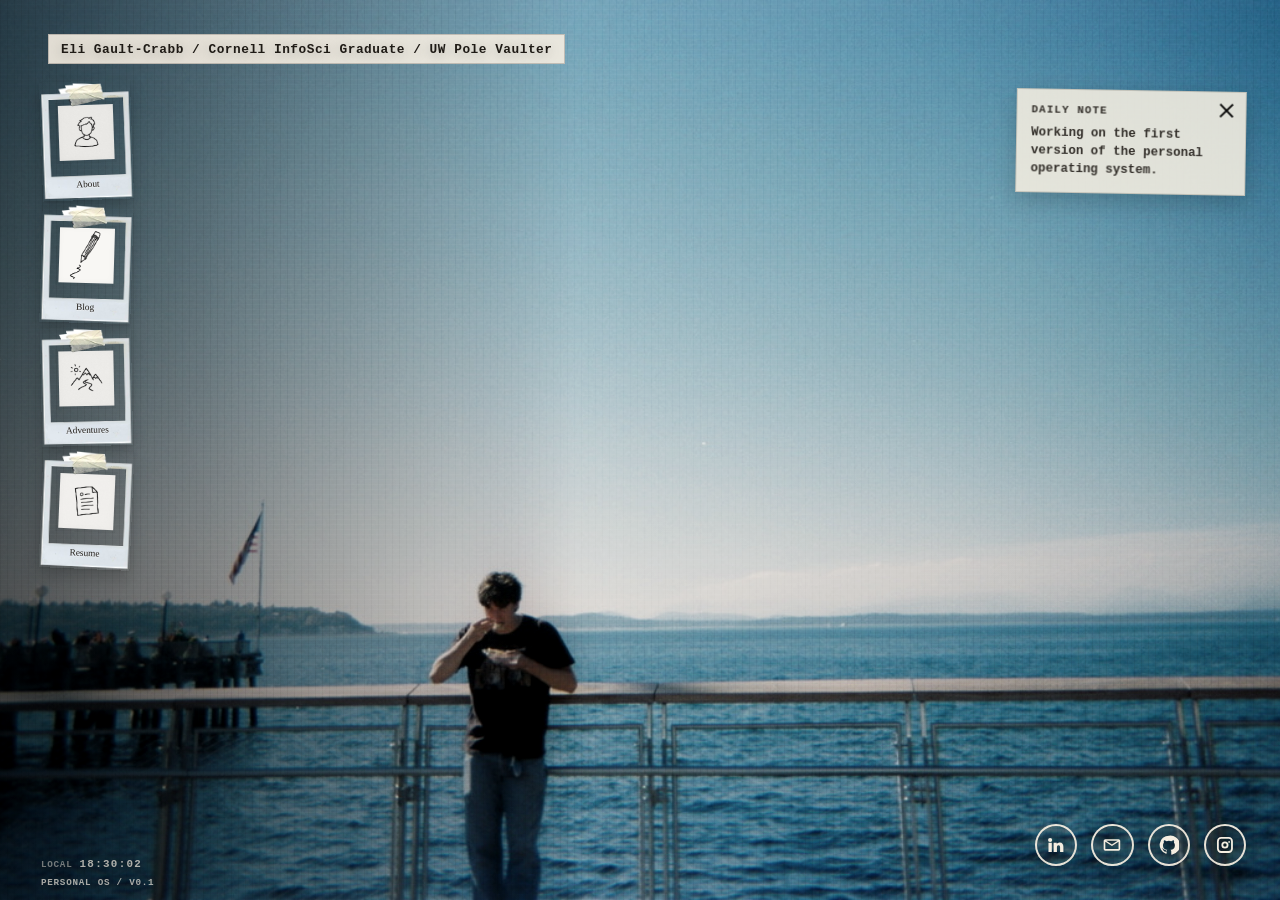
<file: index.html>
<!DOCTYPE html>
<html lang="en">
  <head>
    <meta charset="UTF-8" />
    <meta name="viewport" content="width=device-width, initial-scale=1.0" />
    <title>About Eli Gault Crabb</title>
    <link rel="stylesheet" href="styles.css" />
  </head>
  <body>
    <div id="app"></div>
    <script src="siteContent.js"></script>
    <script src="script.js"></script>
  </body>
</html>
</file>
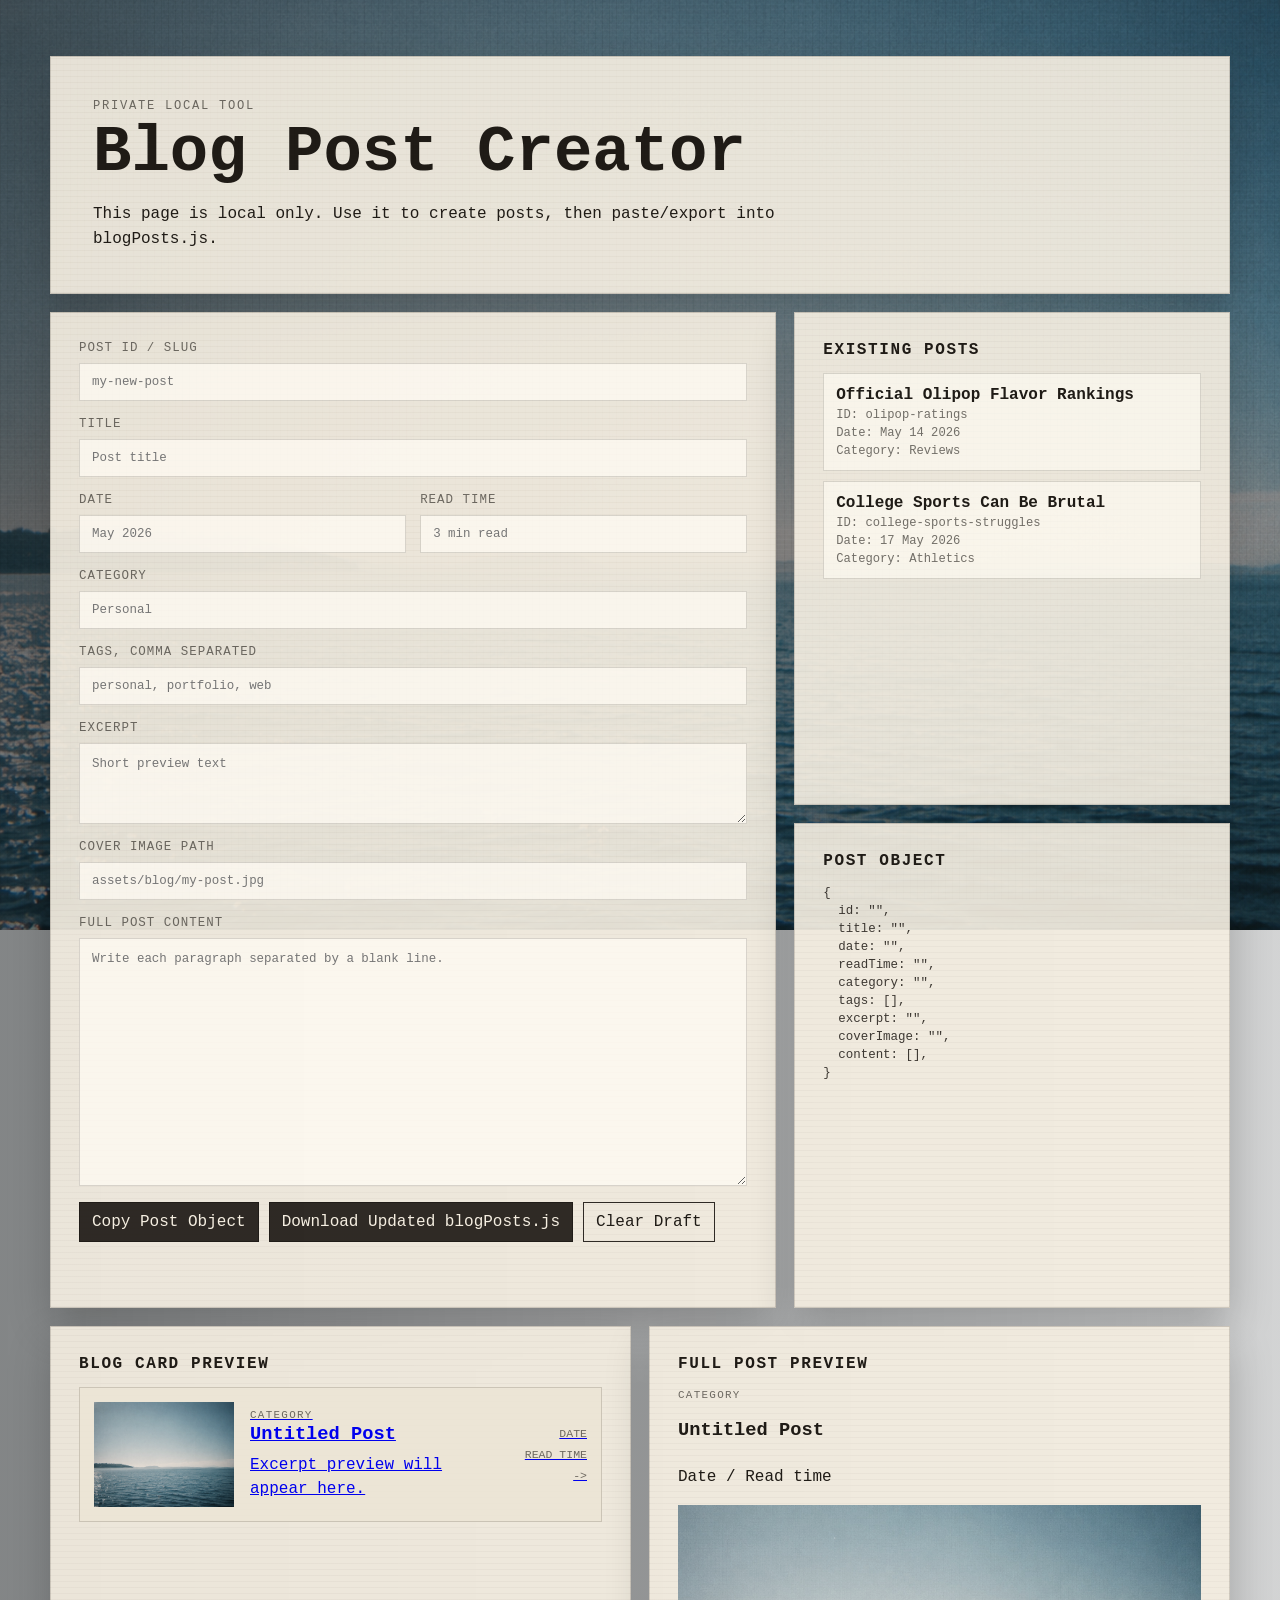
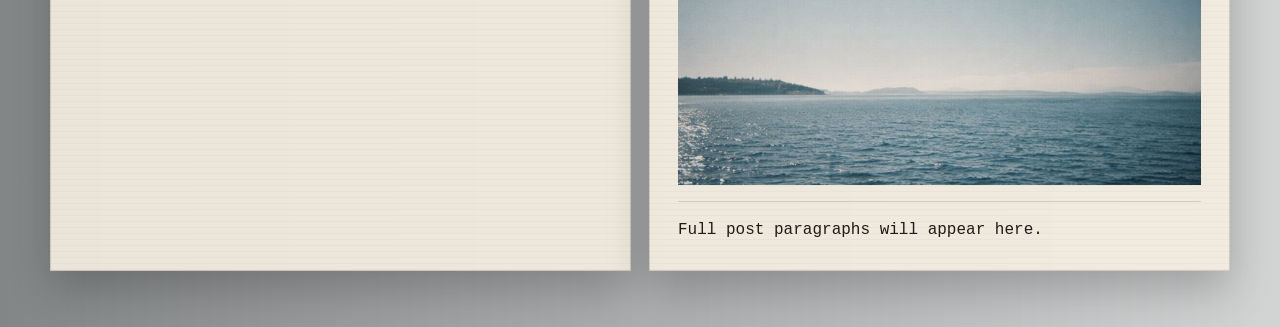
<file: admin.html>
<!DOCTYPE html>
<html lang="en">
  <head>
    <meta charset="UTF-8" />
    <meta name="viewport" content="width=device-width, initial-scale=1.0" />
    <title>Local Blog Post Creator</title>
    <link rel="stylesheet" href="admin.css" />
  </head>
  <body>
    <main class="admin-page">
      <header class="admin-header">
        <p class="admin-kicker">Private local tool</p>
        <h1>Blog Post Creator</h1>
        <p>
          This page is local only. Use it to create posts, then paste/export into
          blogPosts.js.
        </p>
      </header>

      <section class="admin-grid">
        <form class="admin-form" id="post-form">
          <label>
            Post ID / slug
            <input id="post-id" name="id" type="text" placeholder="my-new-post" />
          </label>

          <label>
            Title
            <input id="post-title" name="title" type="text" placeholder="Post title" />
          </label>

          <div class="admin-form-row">
            <label>
              Date
              <input id="post-date" name="date" type="text" placeholder="May 2026" />
            </label>

            <label>
              Read time
              <input id="post-read-time" name="readTime" type="text" placeholder="3 min read" />
            </label>
          </div>

          <label>
            Category
            <input id="post-category" name="category" type="text" placeholder="Personal" />
          </label>

          <label>
            Tags, comma separated
            <input id="post-tags" name="tags" type="text" placeholder="personal, portfolio, web" />
          </label>

          <label>
            Excerpt
            <textarea id="post-excerpt" name="excerpt" rows="3" placeholder="Short preview text"></textarea>
          </label>

          <label>
            Cover image path
            <input id="post-cover-image" name="coverImage" type="text" placeholder="assets/blog/my-post.jpg" />
          </label>

          <label>
            Full post content
            <textarea
              id="post-content"
              name="content"
              rows="12"
              placeholder="Write each paragraph separated by a blank line."
            ></textarea>
          </label>

          <div class="admin-actions">
            <button id="copy-post" type="button">Copy Post Object</button>
            <button id="download-posts" type="button">Download Updated blogPosts.js</button>
            <button id="clear-draft" class="secondary-action" type="button">Clear Draft</button>
          </div>
          <p class="admin-status" id="admin-status" role="status" aria-live="polite"></p>
        </form>

        <aside class="admin-sidebar">
          <section class="admin-panel">
            <h2>Existing Posts</h2>
            <div id="existing-posts"></div>
          </section>

          <section class="admin-panel">
            <h2>Post Object</h2>
            <pre id="post-output"></pre>
          </section>
        </aside>
      </section>

      <section class="preview-grid">
        <article class="admin-panel">
          <h2>Blog Card Preview</h2>
          <div id="card-preview"></div>
        </article>

        <article class="admin-panel">
          <h2>Full Post Preview</h2>
          <div id="full-preview"></div>
        </article>
      </section>
    </main>

    <script src="blogPosts.js"></script>
    <script src="admin.js"></script>
  </body>
</html>
</file>
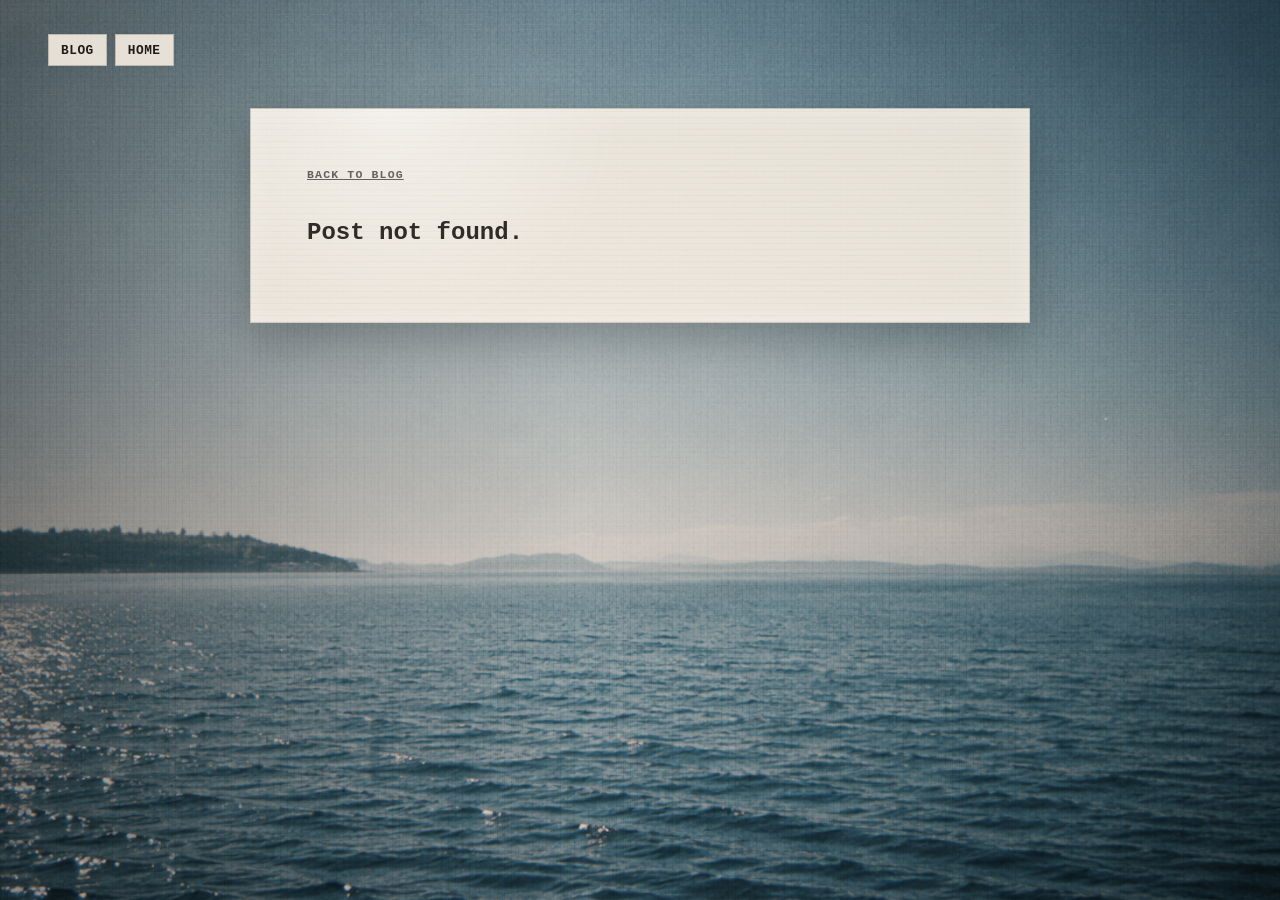
<file: blog-post.html>
<!DOCTYPE html>
<html lang="en">
  <head>
    <meta charset="UTF-8" />
    <meta name="viewport" content="width=device-width, initial-scale=1.0" />
    <title>Blog Post | Eli Gault-Crabb</title>
    <link rel="stylesheet" href="styles.css" />
  </head>
  <body class="branch-body">
    <main class="branch-page blog-post-page">
      <nav class="branch-return-links" aria-label="Return links">
        <a href="blog.html">Blog</a>
        <a href="index.html">Home</a>
      </nav>
      <article class="blog-post" id="blog-post"></article>
    </main>
    <script src="blogPosts.js"></script>
    <script src="blogPostPage.js"></script>
  </body>
</html>
</file>
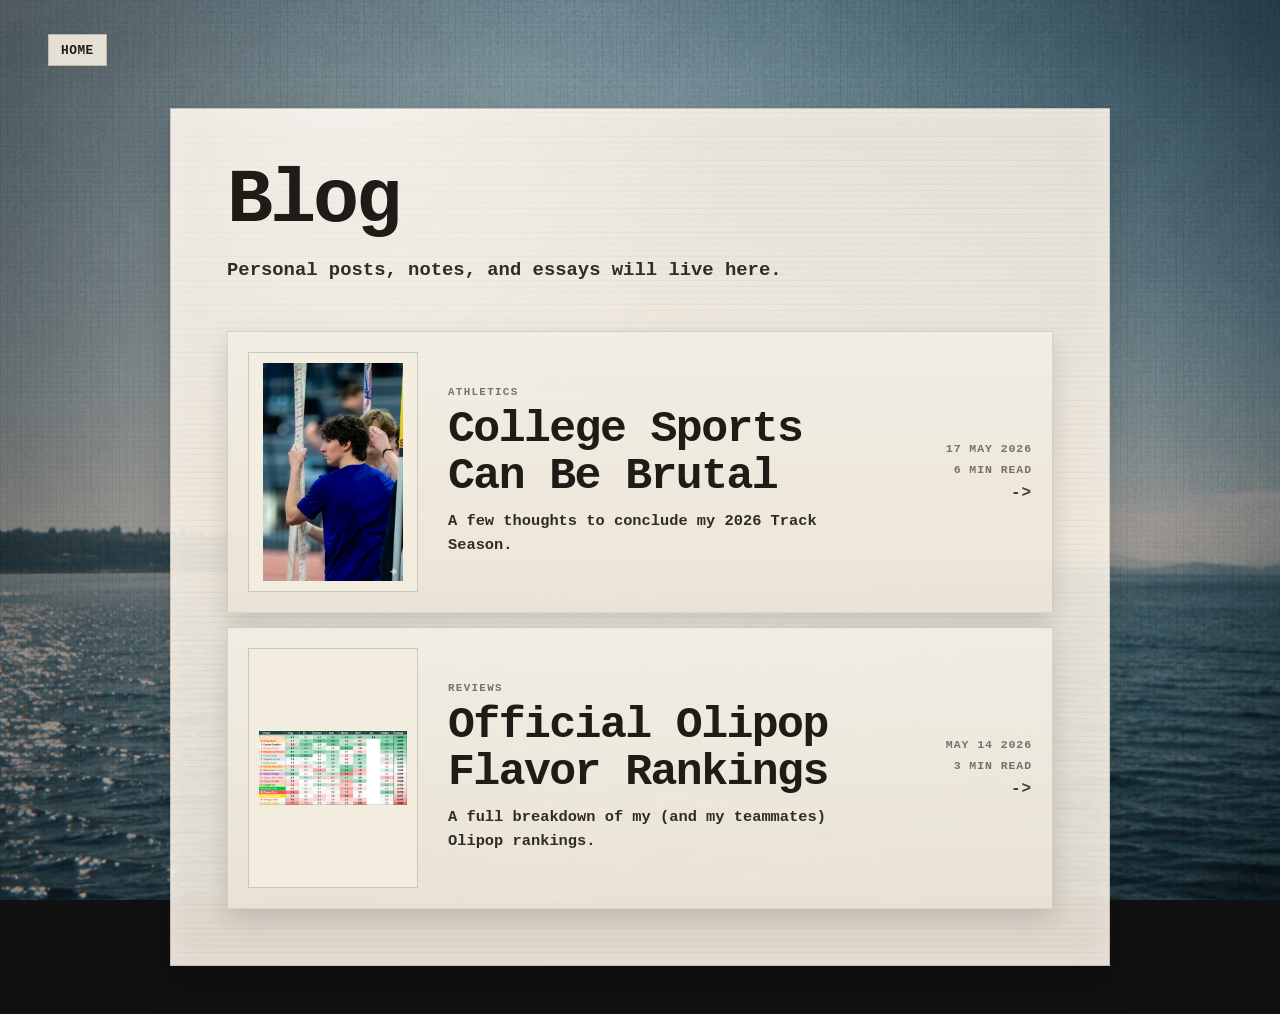
<file: blog.html>
<!DOCTYPE html>
<html lang="en">
  <head>
    <meta charset="UTF-8" />
    <meta name="viewport" content="width=device-width, initial-scale=1.0" />
    <title>Blog | Eli Gault-Crabb</title>
    <link rel="stylesheet" href="styles.css" />
  </head>
  <body class="branch-body">
    <main class="branch-page blog-page">
      <a class="home-return" href="index.html">Home</a>
      <section class="blog-header">
        <h1 class="blog-title">Blog</h1>
        <p class="blog-intro">Personal posts, notes, and essays will live here.</p>
        <div class="blog-list" id="blog-list" aria-live="polite"></div>
      </section>
    </main>
    <script src="blogPosts.js"></script>
    <script src="blogPage.js"></script>
  </body>
</html>
</file>
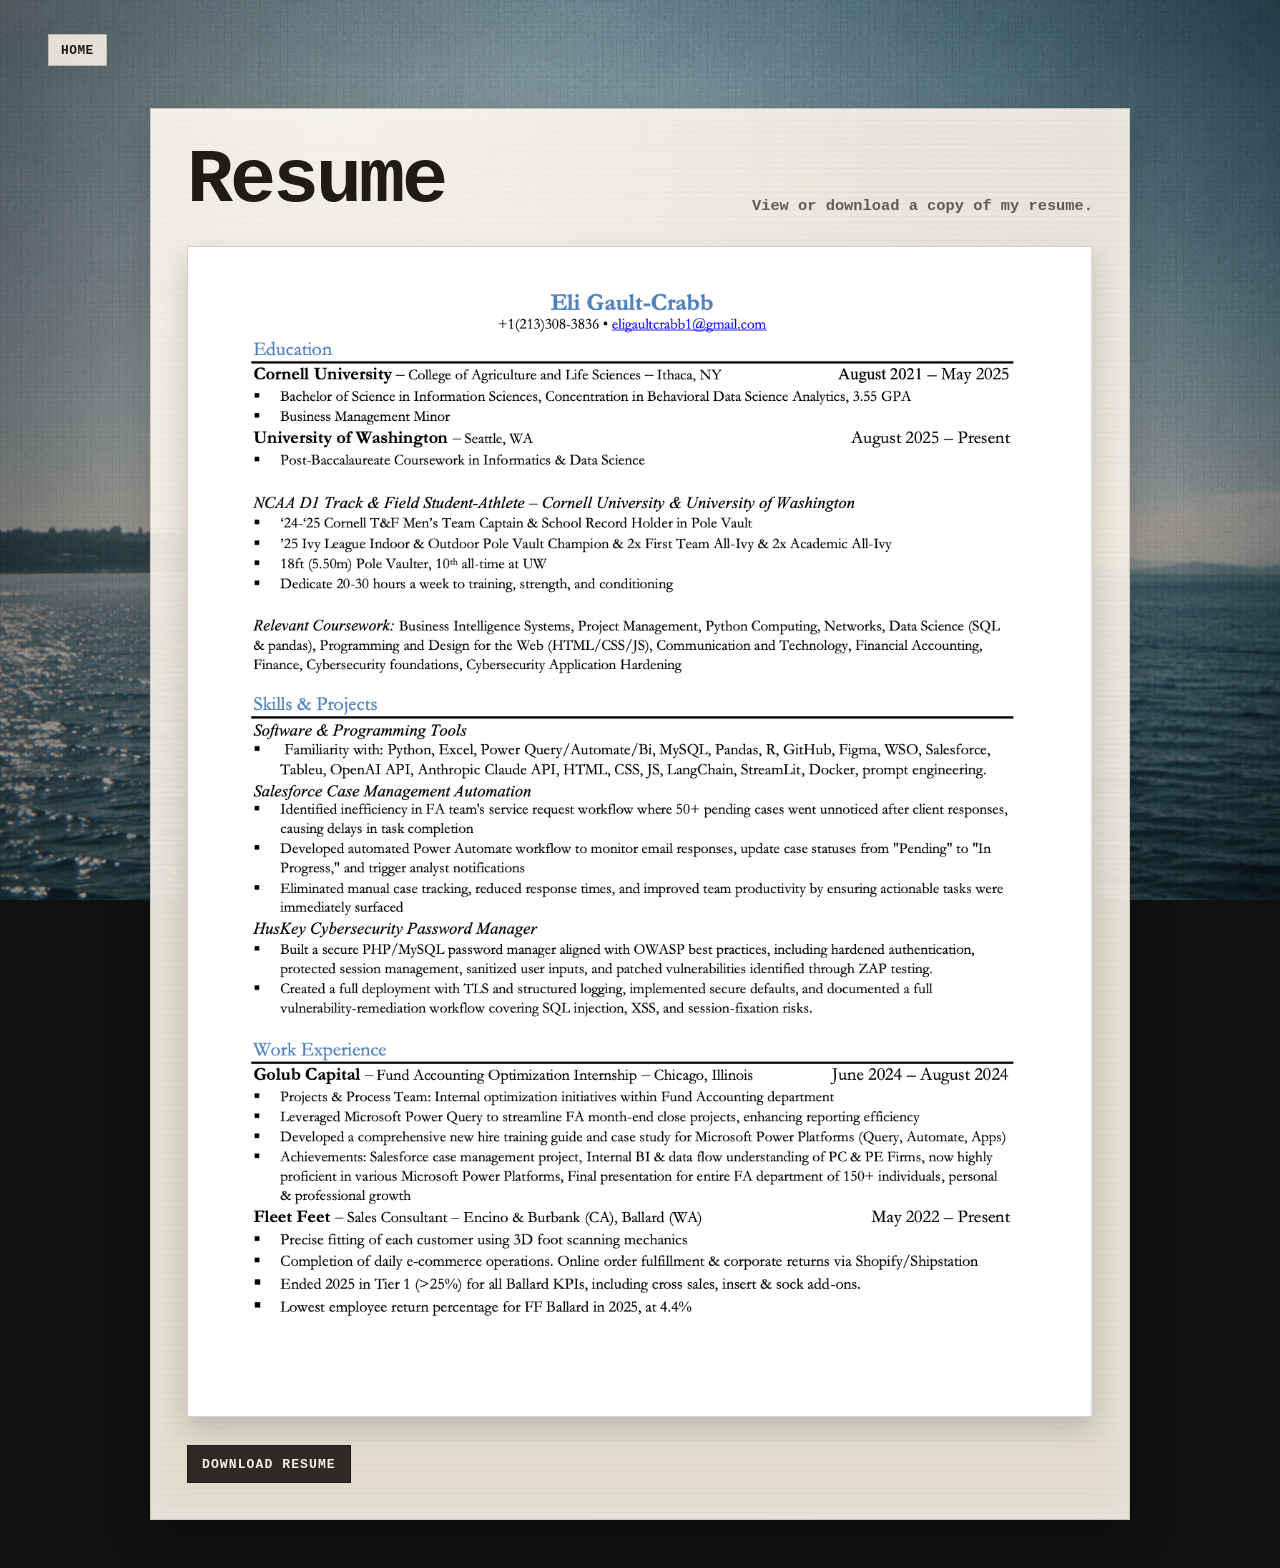
<file: resume.html>
<!DOCTYPE html>
<html lang="en">
  <head>
    <meta charset="UTF-8" />
    <meta name="viewport" content="width=device-width, initial-scale=1.0" />
    <title>Resume | Eli Gault-Crabb</title>
    <link rel="stylesheet" href="styles.css" />
  </head>
  <body class="branch-body">
    <main class="branch-page resume-page">
      <a class="home-return" href="index.html">Home</a>
      <section class="resume-shell">
        <header class="resume-header">
          <h1>Resume</h1>
          <p>View or download a copy of my resume.</p>
        </header>

        <img
          class="resume-viewer"
          src="assets/webresume.jpg"
          alt="Eli Gault-Crabb resume preview"
        />

        <div class="resume-actions">
          <a
            class="resume-download"
            href="assets/eli-gaultcrabb-resume-2026.pdf"
            download="Eli-Gault-Crabb-Resume-2026.pdf"
            type="application/pdf"
          >
            Download Resume
          </a>
        </div>
      </section>
    </main>
    <script src="resume.js"></script>
  </body>
</html>
</file>
<file: styles.css>
:root {
  --paper: #f5eee1;
  --sketch-paper: #eeeae2;
  --ink: #1f1b16;
  --flash-red: #e75d49;
  --shadow: rgba(12, 18, 20, 0.28);
  --retro-type: "Courier New", Courier, "Lucida Console", Monaco, monospace;

  /* ABOUT MODAL DESIGN CONTROLS
     Make the modal wider/smaller: change --about-modal-width.
     Make the modal taller/shorter: change --about-modal-height.
     Make the photo bigger: change --about-photo-width and --about-photo-height.
     Move the photo: change --about-photo-top and --about-photo-left.
     Increase/decrease text size: change --about-intro-font-size and --about-currently-font-size.
     Move the Currently section: change --about-currently-top.
     Adjust notebook breathing room: change --about-page-padding.
     Make shadows softer/stronger: change --about-shadow-strength. */
  --about-modal-width: min(78vw, 1040px);
  --about-modal-height: min(72vh, 650px);
  --about-page-padding: clamp(34px, 5vw, 66px);
  --about-title-font-size: clamp(2rem, 5vw, 4.5rem);
  --about-shadow-strength: 0.26;
  --about-photo-width: min(100%, 390px);
  --about-photo-height: clamp(260px, 40vh, 420px);
  --about-photo-top: clamp(18px, 3.2vw, 34px);
  --about-photo-left: 0px;
  --about-intro-font-size: clamp(0.9rem, 1.2vw, 1.02rem);
  --about-intro-line-height: 1.7;
  --about-currently-top: clamp(18px, 2.6vw, 26px);
  --about-currently-font-size: clamp(0.82rem, 1vw, 0.94rem);
}

* {
  box-sizing: border-box;
}

html,
body {
  min-height: 100%;
}

body {
  margin: 0;
  color: var(--paper);
  font-family: var(--retro-type);
  background: #111;
  font-weight: 700;
}

body.modal-open {
  overflow: hidden;
}

body::before {
  content: "";
  position: fixed;
  inset: 0;
  background:
    linear-gradient(90deg, rgba(8, 13, 15, 0.62), rgba(8, 13, 15, 0.13) 45%, rgba(8, 13, 15, 0.2)),
    url("assets/background.jpeg") center / cover no-repeat;
  filter: saturate(0.74) contrast(1.12) sepia(0.12);
  z-index: -3;
}

.branch-body::before {
  background:
    linear-gradient(90deg, rgba(8, 13, 15, 0.3), rgba(8, 13, 15, 0.08) 45%, rgba(8, 13, 15, 0.16)),
    url("assets/branch-background.png") center / cover no-repeat;
  filter: saturate(0.78) contrast(1.08) sepia(0.08);
}

body::after {
  content: "";
  position: fixed;
  inset: 0;
  pointer-events: none;
  background:
    radial-gradient(circle at 50% 35%, transparent 0 42%, rgba(14, 10, 8, 0.18) 100%),
    repeating-linear-gradient(0deg, rgba(255, 255, 255, 0.045) 0 1px, transparent 1px 5px),
    repeating-linear-gradient(90deg, rgba(0, 0, 0, 0.08) 0 1px, transparent 1px 7px);
  mix-blend-mode: overlay;
  opacity: 0.72;
  z-index: -2;
}

.site-shell {
  min-height: 100vh;
  display: grid;
  grid-template-columns: minmax(114px, 148px) 1fr;
  gap: clamp(28px, 6vw, 86px);
  padding: clamp(22px, 4vw, 48px);
}

.nav-panel {
  position: fixed;
  left: clamp(18px, 3.2vw, 42px);
  top: clamp(58px, 9vh, 86px);
  bottom: clamp(18px, 3vw, 34px);
  z-index: 3;
  display: flex;
  flex-direction: column;
  justify-content: flex-start;
  gap: 0;
  pointer-events: none;
}

.camera-label {
  margin: 0;
  letter-spacing: 0.04em;
  text-shadow: 0 2px 12px var(--shadow);
  position: fixed;
  top: clamp(18px, 3vw, 34px);
  left: clamp(22px, 4vw, 48px);
  width: max-content;
  max-width: calc(100vw - clamp(44px, 8vw, 96px));
  padding: 8px 12px 7px;
  overflow: visible;
  color: var(--ink);
  background: rgba(245, 238, 225, 0.9);
  border: 1px solid rgba(31, 27, 22, 0.2);
  font-family: var(--retro-type);
  font-size: clamp(0.54rem, 1vw, 0.82rem);
  font-weight: 700;
  line-height: 1.05;
  white-space: nowrap;
  z-index: 2;
}

.tab-list {
  display: grid;
  gap: clamp(2px, 0.48vh, 6px);
  margin-top: 0;
  justify-items: center;
  pointer-events: auto;
}

.tab-card {
  --tilt: -2deg;
  position: relative;
  width: clamp(78px, 7.1vw, 100px);
  aspect-ratio: 429 / 560;
  padding: 0;
  color: var(--ink);
  background: url("assets/polaroid_button_transparent_slot.png") center / contain no-repeat;
  border: 0;
  box-shadow:
    0 8px 16px rgba(0, 0, 0, 0.18),
    0 1px 3px rgba(0, 0, 0, 0.08);
  text-decoration: none;
  text-align: center;
  transform: rotate(var(--tilt));
  text-shadow:
    0 1px 0 rgba(255, 255, 255, 0.55);
  transition:
    transform 220ms cubic-bezier(0.16, 1, 0.3, 1),
    filter 180ms ease,
    box-shadow 180ms ease;
}

.tab-card:nth-child(2) {
  --tilt: 1.7deg;
}

.tab-card:nth-child(3) {
  --tilt: -1.2deg;
}

.tab-card:nth-child(4) {
  --tilt: 2.4deg;
}

.tab-card:nth-child(5) {
  --tilt: -1.8deg;
}

.tab-card::before,
.tab-card::after {
  content: none;
}

.tab-card::before {
  content: attr(data-preview);
  position: absolute;
  left: calc(100% + 10px);
  top: 35%;
  width: 150px;
  padding: 7px 9px;
  color: rgba(31, 27, 22, 0.86);
  background: rgba(245, 238, 225, 0.9);
  border: 1px solid rgba(31, 27, 22, 0.12);
  box-shadow: 0 8px 20px rgba(0, 0, 0, 0.16);
  font-family: var(--retro-type);
  font-size: 0.58rem;
  font-weight: 700;
  line-height: 1.25;
  opacity: 0;
  pointer-events: none;
  transform: translateX(-8px) rotate(1deg);
  transition:
    opacity 170ms ease,
    transform 170ms ease;
  z-index: 4;
}

.tab-card:hover,
.tab-card:focus-visible {
  transform: rotate(calc(var(--tilt) + 1.4deg)) translateY(-4px) scale(1.025);
  filter: contrast(1.04) saturate(1.02);
  box-shadow:
    0 14px 24px rgba(0, 0, 0, 0.26),
    0 2px 6px rgba(0, 0, 0, 0.12);
  outline: none;
}

.tab-card:hover::before,
.tab-card:focus-visible::before {
  opacity: 1;
  transform: translateX(0) rotate(1deg);
}

.tab-photo {
  display: block;
  position: absolute;
  left: 17%;
  top: 18%;
  width: 66%;
  height: 51%;
  overflow: hidden;
  background:
    rgba(231, 225, 214, 0.72),
    var(--sketch-paper);
  border: 0;
  box-shadow: inset 0 0 10px rgba(0, 0, 0, 0.06);
}

.tab-photo img {
  display: block;
  width: 100%;
  height: 100%;
  object-fit: contain;
  padding: 4%;
  mix-blend-mode: multiply;
  filter: grayscale(1) contrast(1.08) brightness(0.96) sepia(0.04);
  transition: transform 220ms ease;
}

.tab-card:hover .tab-photo img,
.tab-card:focus-visible .tab-photo img {
  transform: scale(1.04);
}

.tab-title {
  display: block;
  position: absolute;
  left: 12%;
  right: 12%;
  bottom: 9%;
  margin-top: 0;
  font-family: "Bradley Hand", "Marker Felt", "Comic Sans MS", cursive;
  font-size: clamp(0.58rem, 0.7vw, 0.72rem);
  font-weight: 500;
  letter-spacing: 0;
  line-height: 1;
  text-transform: none;
}

.social-links {
  position: fixed;
  right: clamp(16px, 3vw, 34px);
  bottom: clamp(16px, 3vw, 34px);
  display: flex;
  gap: clamp(8px, 1.1vw, 14px);
  z-index: 2;
}

.social-link {
  width: clamp(34px, 3.3vw, 46px);
  aspect-ratio: 1;
  display: grid;
  place-items: center;
  color: var(--paper);
  background: rgba(12, 18, 20, 0.18);
  border: 2px solid rgba(245, 238, 225, 0.95);
  border-radius: 50%;
  box-shadow:
    0 8px 24px rgba(0, 0, 0, 0.32),
    inset 0 0 18px rgba(245, 238, 225, 0.1);
  text-decoration: none;
  transition:
    transform 180ms ease,
    background-color 180ms ease,
    border-color 180ms ease;
}

.social-link:hover,
.social-link:focus-visible {
  transform: translateY(-3px);
  background: rgba(245, 238, 225, 0.18);
  border-color: var(--flash-red);
  outline: none;
}

.social-link svg {
  width: 52%;
  height: 52%;
  fill: currentColor;
  filter: drop-shadow(0 2px 6px rgba(0, 0, 0, 0.45));
}

.book-modal {
  position: fixed;
  inset: 0;
  z-index: 10;
  display: grid;
  place-items: center;
  padding: clamp(82px, 11vh, 124px) clamp(22px, 4vw, 54px) clamp(26px, 5vh, 54px) clamp(150px, 15vw, 230px);
  overflow-y: auto;
  opacity: 0;
  pointer-events: none;
  transition: opacity 220ms ease;
}

.book-modal[aria-hidden="false"] {
  opacity: 1;
  pointer-events: auto;
}

.book-backdrop {
  position: absolute;
  inset: 0;
  padding: 0;
  background: rgba(6, 10, 12, 0.08);
  border: 0;
  cursor: default;
}

.open-book {
  position: relative;
  width: min(78vw, 1040px);
  min-height: min(72vh, 650px);
  display: grid;
  grid-template-columns: 1fr 1fr;
  color: var(--ink);
  isolation: isolate;
  opacity: 0;
  transform: translateY(18px) scale(0.985);
  transition:
    opacity 260ms ease,
    transform 260ms cubic-bezier(0.16, 1, 0.3, 1);
}

.about-book {
  width: var(--about-modal-width);
  min-height: var(--about-modal-height);
}

.book-modal[aria-hidden="false"] .open-book {
  opacity: 1;
  transform: translateY(0) scale(1);
}

.open-book::before,
.open-book::after {
  content: "";
  position: absolute;
  inset: 0;
  border-radius: 7px 11px 10px 7px;
  pointer-events: none;
}

.open-book::before {
  background:
    linear-gradient(90deg, rgba(0, 0, 0, 0.11), transparent 3%, transparent 97%, rgba(0, 0, 0, 0.13)),
    linear-gradient(180deg, rgba(255, 255, 255, 0.44), transparent 32%),
    rgba(243, 239, 230, 0.96);
  box-shadow:
    0 18px 34px rgba(0, 0, 0, 0.26),
    9px 8px 0 rgba(215, 211, 204, 0.78);
  z-index: -2;
}

.about-book::before {
  box-shadow:
    0 18px 34px rgba(0, 0, 0, var(--about-shadow-strength)),
    9px 8px 0 rgba(215, 211, 204, 0.78);
}

.open-book::after {
  background:
    radial-gradient(circle at 22% 18%, rgba(255, 255, 255, 0.55), transparent 34%),
    repeating-linear-gradient(0deg, rgba(58, 49, 38, 0.025) 0 1px, transparent 1px 5px),
    repeating-linear-gradient(90deg, rgba(58, 49, 38, 0.018) 0 1px, transparent 1px 6px);
  mix-blend-mode: multiply;
  opacity: 0.72;
  z-index: 1;
}

.book-page {
  min-height: min(72vh, 650px);
  padding: clamp(34px, 5vw, 66px);
  background:
    radial-gradient(circle at 22% 20%, rgba(255, 255, 255, 0.62), transparent 30%),
    linear-gradient(90deg, rgba(250, 248, 241, 0.98), rgba(236, 232, 222, 0.94));
  border-top: 1px solid rgba(97, 86, 70, 0.14);
  border-bottom: 1px solid rgba(97, 86, 70, 0.16);
}

.about-left-page,
.about-right-page {
  min-height: var(--about-modal-height);
  padding: var(--about-page-padding);
}

.book-page-left {
  border-left: 1px solid rgba(97, 86, 70, 0.14);
  border-radius: 8px 0 0 8px;
  box-shadow: inset -24px 0 34px rgba(0, 0, 0, 0.08);
}

.book-page-right {
  border-right: 1px solid rgba(97, 86, 70, 0.14);
  border-radius: 0 8px 8px 0;
  box-shadow: inset 24px 0 34px rgba(0, 0, 0, 0.08);
}

.book-spine {
  position: absolute;
  top: 0;
  bottom: 0;
  left: 50%;
  width: 34px;
  transform: translateX(-50%);
  background:
    linear-gradient(90deg, transparent, rgba(0, 0, 0, 0.15) 42%, rgba(255, 255, 255, 0.36) 50%, rgba(0, 0, 0, 0.14) 58%, transparent);
  filter: blur(0.2px);
  pointer-events: none;
  z-index: 2;
}

.modal-close {
  position: absolute;
  top: clamp(18px, 2.8vw, 28px);
  right: clamp(20px, 3vw, 34px);
  width: 44px;
  height: 44px;
  padding: 0;
  display: grid;
  place-items: center;
  background: transparent;
  border: 0;
  cursor: pointer;
  z-index: 3;
  transform: rotate(0deg) scale(1);
  transition:
    filter 160ms ease,
    transform 160ms ease;
}

.modal-close span {
  position: absolute;
  width: 36px;
  height: 4px;
  background: #050505;
  transform: rotate(45deg);
  transition:
    background-color 160ms ease,
    box-shadow 160ms ease;
}

.modal-close span:last-child {
  transform: rotate(-45deg);
}

.modal-close:hover,
.modal-close:focus-visible {
  filter: drop-shadow(0 0 10px rgba(231, 93, 73, 0.5));
  transform: rotate(3deg) scale(1.08);
}

.modal-close:hover span,
.modal-close:focus-visible span {
  background: var(--flash-red);
  box-shadow: 0 0 10px rgba(231, 93, 73, 0.42);
}

.modal-close:focus-visible {
  outline: 2px solid rgba(231, 93, 73, 0.65);
  outline-offset: 4px;
}

.modal-close:active {
  transform: rotate(1deg) scale(0.94);
}

.book-page h1 {
  margin: 0;
  font-family: "Bradley Hand", "Marker Felt", "Comic Sans MS", cursive;
  font-size: clamp(2rem, 5vw, 4.5rem);
  font-weight: 500;
}

.about-title {
  font-size: var(--about-title-font-size);
}

.about-photo-card {
  position: relative;
  width: var(--about-photo-width);
  margin: var(--about-photo-top) auto 0;
  padding: 14px 14px 34px;
  background:
    linear-gradient(180deg, rgba(255, 255, 255, 0.72), rgba(236, 230, 218, 0.92)),
    #f2ede2;
  border: 1px solid rgba(92, 80, 62, 0.16);
  box-shadow:
    0 12px 24px rgba(46, 36, 24, 0.22),
    inset 0 0 18px rgba(255, 255, 255, 0.5);
  transform: translateX(var(--about-photo-left)) rotate(-1.2deg);
}

.about-photo-card::before,
.about-photo-card::after {
  content: "";
  position: absolute;
  top: -15px;
  width: 92px;
  height: 28px;
  background:
    repeating-linear-gradient(90deg, rgba(150, 133, 93, 0.16) 0 1px, transparent 1px 7px),
    rgba(225, 213, 179, 0.74);
  box-shadow: 0 2px 7px rgba(47, 39, 26, 0.12);
}

.about-photo-card::before {
  left: 34px;
  transform: rotate(-8deg);
}

.about-photo-card::after {
  right: 42px;
  transform: rotate(7deg);
}

.about-photo-carousel {
  position: relative;
  overflow: hidden;
  background: rgba(245, 238, 225, 0.82);
  border: 1px solid rgba(87, 76, 62, 0.18);
}

.about-photo {
  display: block;
  width: 100%;
  height: var(--about-photo-height);
  object-fit: cover;
  object-position: center 44%;
  filter: saturate(0.92) contrast(1.02) sepia(0.08);
  transition: transform 260ms ease;
}

.about-photo-card:hover .about-photo {
  transform: scale(1.025);
}

.about-carousel-button {
  position: absolute;
  top: 50%;
  z-index: 2;
  display: grid;
  width: 30px;
  height: 40px;
  padding: 0;
  place-items: center;
  color: rgba(245, 238, 225, 0.94);
  background: rgba(31, 27, 22, 0.38);
  border: 1px solid rgba(245, 238, 225, 0.42);
  box-shadow: 0 7px 16px rgba(0, 0, 0, 0.18);
  cursor: pointer;
  opacity: 0;
  pointer-events: none;
  transform: translateY(-50%);
  transition:
    background-color 160ms ease,
    opacity 160ms ease,
    transform 160ms ease;
}

.about-carousel-button span {
  display: block;
  font-family: Georgia, serif;
  font-size: 1.9rem;
  line-height: 0.8;
  transform: translateY(-1px);
}

.about-carousel-prev {
  left: 9px;
}

.about-carousel-next {
  right: 9px;
}

.about-carousel-button:hover,
.about-carousel-button:focus-visible {
  background: rgba(31, 27, 22, 0.62);
  opacity: 1;
  transform: translateY(-50%) scale(1.04);
}

.about-photo-carousel:hover .about-carousel-button,
.about-photo-carousel:focus-within .about-carousel-button {
  opacity: 1;
  pointer-events: auto;
}

.about-carousel-button:active {
  transform: translateY(-50%) scale(0.96);
}

.about-carousel-dots {
  position: absolute;
  right: 10px;
  bottom: 10px;
  left: 10px;
  z-index: 2;
  display: flex;
  justify-content: center;
  gap: 5px;
  pointer-events: none;
}

.about-carousel-dot {
  display: block;
  width: 6px;
  height: 6px;
  background: rgba(245, 238, 225, 0.48);
  border: 1px solid rgba(31, 27, 22, 0.24);
  border-radius: 999px;
  box-shadow: 0 1px 4px rgba(0, 0, 0, 0.18);
}

.about-carousel-dot.is-active {
  background: rgba(245, 238, 225, 0.95);
}

.about-photo-caption {
  margin-top: 12px;
  text-align: center;
  font-family: "Bradley Hand", "Marker Felt", "Comic Sans MS", cursive;
  font-size: clamp(0.82rem, 1.2vw, 1rem);
  color: rgba(24, 22, 19, 0.84);
}

.about-intro {
  max-width: 420px;
  margin: clamp(24px, 5vw, 58px) auto 0;
}

.about-intro h2 {
  margin: 0 0 18px;
  font-family: var(--retro-type);
  font-size: clamp(1.7rem, 2.6vw, 2.5rem);
  font-weight: 700;
  line-height: 1.1;
  color: rgba(26, 23, 18, 0.92);
}

.about-intro p {
  margin: 0 0 16px;
  font-family: var(--retro-type);
  font-size: var(--about-intro-font-size);
  font-weight: 700;
  line-height: var(--about-intro-line-height);
  color: rgba(34, 30, 24, 0.83);
}

.currently-card {
  margin-top: var(--about-currently-top);
  padding: 0;
  background: transparent;
  border: 0;
  box-shadow: none;
  transform: none;
}

.currently-card h3 {
  margin: 0 0 10px;
  font-family: var(--retro-type);
  font-size: clamp(0.95rem, 1.25vw, 1.1rem);
  font-weight: 700;
}

.currently-list {
  margin: 0;
  padding-left: 18px;
}

.currently-list li {
  margin: 0 0 10px;
  font-family: var(--retro-type);
  font-size: var(--about-currently-font-size);
  font-weight: 700;
  line-height: 1.45;
  color: rgba(35, 31, 25, 0.84);
}

.currently-list li:last-child {
  margin-bottom: 0;
}

.daily-note {
  position: fixed;
  right: clamp(16px, 3vw, 34px);
  top: clamp(78px, 10vh, 112px);
  width: min(230px, 42vw);
  padding: 14px 34px 14px 14px;
  color: rgba(31, 27, 22, 0.9);
  background: rgba(245, 238, 225, 0.88);
  border: 1px solid rgba(31, 27, 22, 0.16);
  box-shadow: 0 8px 22px rgba(0, 0, 0, 0.18);
  transform: rotate(1deg);
  z-index: 2;
}

.daily-note p {
  margin: 0 0 8px;
  font-size: 0.68rem;
  letter-spacing: 0.1em;
  text-transform: uppercase;
}

.daily-note span {
  display: block;
  font-size: 0.78rem;
  line-height: 1.45;
}

.daily-note-close {
  position: absolute;
  top: 4px;
  right: 5px;
  width: 28px;
  height: 28px;
  padding: 0;
  display: grid;
  place-items: center;
  background: transparent;
  border: 0;
  cursor: pointer;
  transform: rotate(0deg) scale(1);
  transition:
    filter 160ms ease,
    transform 160ms ease;
}

.daily-note-close span {
  position: absolute;
  width: 18px;
  height: 2px;
  background: #050505;
  transform: rotate(45deg);
  transition:
    background-color 160ms ease,
    box-shadow 160ms ease;
}

.daily-note-close span:last-child {
  transform: rotate(-45deg);
}

.daily-note-close:hover,
.daily-note-close:focus-visible {
  filter: drop-shadow(0 0 10px rgba(231, 93, 73, 0.5));
  transform: rotate(3deg) scale(1.08);
}

.daily-note-close:hover span,
.daily-note-close:focus-visible span {
  background: var(--flash-red);
  box-shadow: 0 0 10px rgba(231, 93, 73, 0.42);
}

.daily-note-close:focus-visible {
  outline: 2px solid rgba(231, 93, 73, 0.65);
  outline-offset: 2px;
}

.daily-note-close:active {
  transform: rotate(1deg) scale(0.94);
}

.version-tag {
  position: fixed;
  left: clamp(18px, 3.2vw, 42px);
  bottom: 12px;
  margin: 0;
  color: rgba(245, 238, 225, 0.68);
  font-size: 0.58rem;
  letter-spacing: 0.08em;
  text-transform: uppercase;
  z-index: 2;
}

.local-time-counter {
  position: fixed;
  left: clamp(18px, 3.2vw, 42px);
  bottom: 30px;
  display: inline-flex;
  align-items: baseline;
  gap: 7px;
  color: rgba(245, 238, 225, 0.7);
  font-family: var(--retro-type);
  font-size: 0.58rem;
  letter-spacing: 0.08em;
  text-shadow: 0 2px 10px rgba(0, 0, 0, 0.32);
  text-transform: uppercase;
  z-index: 2;
}

.local-time-counter span {
  color: rgba(245, 238, 225, 0.46);
}

.local-time-counter strong {
  font-size: 0.68rem;
  font-weight: 700;
  letter-spacing: 0.12em;
}

.branch-page {
  min-height: 100vh;
  display: grid;
  place-items: center;
  padding: clamp(22px, 4vw, 48px);
}

.home-return {
  position: fixed;
  top: clamp(18px, 3vw, 34px);
  left: clamp(22px, 4vw, 48px);
  padding: 8px 12px 7px;
  color: var(--ink);
  background: rgba(245, 238, 225, 0.9);
  border: 1px solid rgba(31, 27, 22, 0.2);
  font-size: clamp(0.54rem, 1vw, 0.82rem);
  letter-spacing: 0.04em;
  text-decoration: none;
  text-transform: uppercase;
}

.branch-return-links {
  position: fixed;
  top: clamp(18px, 3vw, 34px);
  left: clamp(22px, 4vw, 48px);
  display: flex;
  gap: 8px;
  z-index: 4;
}

.branch-return-links a {
  padding: 8px 12px 7px;
  color: var(--ink);
  background: rgba(245, 238, 225, 0.9);
  border: 1px solid rgba(31, 27, 22, 0.2);
  font-size: clamp(0.54rem, 1vw, 0.82rem);
  letter-spacing: 0.04em;
  text-decoration: none;
  text-transform: uppercase;
}

.branch-card {
  width: min(620px, 88vw);
  padding: clamp(28px, 5vw, 56px);
  color: rgba(245, 238, 225, 0.94);
  background: rgba(12, 18, 20, 0.24);
  border: 1px solid rgba(245, 238, 225, 0.18);
  backdrop-filter: blur(3px);
  text-shadow: 0 2px 14px rgba(0, 0, 0, 0.36);
}

.branch-kicker {
  margin: 0 0 10px;
  font-size: 0.78rem;
  letter-spacing: 0.14em;
  text-transform: uppercase;
}

.branch-card h1 {
  margin: 0;
  font-family: "Bradley Hand", "Marker Felt", "Comic Sans MS", cursive;
  font-size: clamp(2.6rem, 7vw, 5.4rem);
  font-weight: 500;
  line-height: 0.95;
}

.branch-card > p:last-child {
  max-width: 460px;
  margin: 18px 0 0;
  font-size: clamp(0.98rem, 1.7vw, 1.18rem);
  line-height: 1.55;
}

.blog-page,
.blog-post-page {
  align-items: start;
  padding-top: clamp(84px, 12vh, 128px);
}

.blog-header,
.blog-post {
  width: min(940px, 88vw);
  padding: clamp(28px, 5vw, 56px);
  color: rgba(31, 27, 22, 0.92);
  background:
    radial-gradient(circle at 18% 0%, rgba(255, 255, 255, 0.42), transparent 34%),
    repeating-linear-gradient(0deg, rgba(73, 58, 41, 0.035) 0 1px, transparent 1px 6px),
    rgba(245, 238, 225, 0.9);
  border: 1px solid rgba(31, 27, 22, 0.14);
  box-shadow:
    0 18px 40px rgba(0, 0, 0, 0.22),
    inset 0 0 28px rgba(255, 255, 255, 0.32);
  text-shadow: none;
}

.blog-title {
  margin: 0;
  font-family: var(--retro-type);
  font-size: clamp(2.4rem, 6vw, 4.8rem);
  font-weight: 700;
  line-height: 0.95;
  letter-spacing: -0.04em;
  color: var(--ink);
}

.blog-post-title {
  margin: 0;
  font-family: var(--retro-type);
  font-size: clamp(2.2rem, 6vw, 5rem);
  font-weight: 700;
  line-height: 0.98;
  letter-spacing: -0.04em;
  color: var(--ink);
}

.blog-intro {
  max-width: 560px;
  margin: 18px 0 0;
  font-family: var(--retro-type);
  font-size: clamp(0.98rem, 1.7vw, 1.18rem);
  line-height: 1.55;
}

.blog-list {
  display: grid;
  grid-template-columns: 1fr;
  gap: 14px;
  margin-top: clamp(28px, 5vw, 46px);
}

.blog-card {
  display: grid;
  grid-template-columns: minmax(112px, 170px) 1fr auto;
  gap: clamp(16px, 3vw, 30px);
  align-items: center;
  padding: clamp(14px, 2.5vw, 20px);
  color: rgba(31, 27, 22, 0.92);
  background:
    linear-gradient(180deg, rgba(255, 255, 255, 0.34), transparent),
    rgba(236, 229, 214, 0.86);
  border: 1px solid rgba(31, 27, 22, 0.12);
  box-shadow: 0 10px 24px rgba(0, 0, 0, 0.14);
  text-decoration: none;
  transition:
    background-color 180ms ease,
    box-shadow 180ms ease,
    transform 180ms ease;
}

.blog-card:hover,
.blog-card:focus-visible {
  background-color: rgba(248, 242, 231, 0.94);
  box-shadow: 0 16px 34px rgba(0, 0, 0, 0.22);
  transform: translateY(-2px) rotate(-0.2deg);
}

.blog-card:focus-visible {
  outline: 2px solid rgba(245, 238, 225, 0.78);
  outline-offset: 4px;
}

.blog-card-image {
  width: 100%;
  height: 240px;
  object-fit: contain;
  object-position: center;
  display: block;
  padding: 10px;
  background: rgba(245, 238, 225, 0.82);
  border: 1px solid rgba(31, 27, 22, 0.18);
  filter: none;
  mix-blend-mode: normal;
  opacity: 1;
}

.blog-card-meta,
.blog-post-meta,
.blog-post-detail {
  margin: 0;
  color: rgba(31, 27, 22, 0.58);
  font-family: var(--retro-type);
  font-size: 0.68rem;
  letter-spacing: 0.12em;
  text-transform: uppercase;
}

.blog-card-title {
  margin: 8px 0 10px;
  font-family: var(--retro-type);
  font-size: clamp(1.6rem, 3.5vw, 2.8rem);
  font-weight: 700;
  line-height: 1.05;
  letter-spacing: -0.035em;
  color: var(--ink);
}

.blog-card-excerpt {
  max-width: 560px;
  margin: 0;
  font-family: var(--retro-type);
  font-size: clamp(0.86rem, 1.2vw, 1rem);
  line-height: 1.55;
}

.blog-card-link {
  min-width: 112px;
  display: grid;
  justify-items: end;
  gap: 8px;
  color: rgba(31, 27, 22, 0.58);
  font-family: var(--retro-type);
  font-size: 0.72rem;
  letter-spacing: 0.08em;
  text-transform: uppercase;
}

.blog-card-arrow {
  color: rgba(31, 27, 22, 0.82);
  font-size: 1rem;
  transition: transform 180ms ease;
}

.blog-card:hover .blog-card-arrow,
.blog-card:focus-visible .blog-card-arrow {
  transform: translateX(4px);
}

.blog-post {
  width: min(780px, 88vw);
}

.blog-inline-return {
  display: inline-block;
  margin-bottom: 18px;
  color: rgba(31, 27, 22, 0.66);
  font-size: 0.72rem;
  letter-spacing: 0.1em;
  text-transform: uppercase;
}

.blog-post-detail {
  margin-top: 14px;
}

.blog-post-cover {
  width: 100%;
  max-height: 520px;
  margin-top: clamp(22px, 4vw, 34px);
  object-fit: contain;
  object-position: center;
  display: block;
  background: rgba(245, 238, 225, 0.82);
  filter: none;
  mix-blend-mode: normal;
  opacity: 1;
}

.blog-post-content {
  margin-top: clamp(22px, 4vw, 34px);
  padding-top: clamp(18px, 3vw, 28px);
  border-top: 1px solid rgba(31, 27, 22, 0.14);
  font-family: var(--retro-type);
}

.blog-post-content p {
  max-width: 640px;
  margin: 0 0 18px;
  color: rgba(31, 27, 22, 0.86);
  font-size: clamp(0.98rem, 1.4vw, 1.12rem);
  line-height: 1.75;
}

.blog-empty {
  margin: 0;
  color: rgba(31, 27, 22, 0.7);
}

.resume-page {
  align-items: start;
  padding-top: clamp(84px, 12vh, 128px);
}

.resume-shell {
  width: min(980px, 90vw);
  padding: clamp(22px, 4vw, 36px);
  color: rgba(31, 27, 22, 0.92);
  background:
    radial-gradient(circle at 18% 0%, rgba(255, 255, 255, 0.42), transparent 34%),
    repeating-linear-gradient(0deg, rgba(73, 58, 41, 0.035) 0 1px, transparent 1px 6px),
    rgba(245, 238, 225, 0.92);
  border: 1px solid rgba(31, 27, 22, 0.14);
  box-shadow:
    0 18px 40px rgba(0, 0, 0, 0.22),
    inset 0 0 28px rgba(255, 255, 255, 0.32);
  text-shadow: none;
}

.resume-header {
  display: flex;
  align-items: end;
  justify-content: space-between;
  gap: 18px;
  margin-bottom: clamp(18px, 3vw, 28px);
}

.resume-header h1 {
  margin: 0;
  color: var(--ink);
  font-family: var(--retro-type);
  font-size: clamp(2.4rem, 6vw, 4.8rem);
  font-weight: 700;
  line-height: 0.95;
  letter-spacing: -0.04em;
}

.resume-header p {
  max-width: 360px;
  margin: 0;
  color: rgba(31, 27, 22, 0.68);
  font-size: clamp(0.86rem, 1.2vw, 1rem);
  line-height: 1.5;
}

.resume-viewer {
  display: block;
  width: 100%;
  height: auto;
  max-height: none;
  background: #f5eee1;
  border: 1px solid rgba(31, 27, 22, 0.14);
  box-shadow: 0 12px 26px rgba(0, 0, 0, 0.16);
}

.resume-actions {
  display: flex;
  flex-wrap: wrap;
  gap: 10px;
  margin-top: clamp(18px, 3vw, 28px);
}

.resume-download {
  width: max-content;
  display: inline-block;
  padding: 11px 14px 10px;
  color: var(--paper);
  background: rgba(31, 27, 22, 0.92);
  border: 1px solid rgba(31, 27, 22, 0.92);
  font-size: 0.82rem;
  letter-spacing: 0.08em;
  text-decoration: none;
  text-transform: uppercase;
}

.resume-download:hover,
.resume-download:focus-visible {
  background: #000;
}

.adventures-page {
  align-items: start;
  padding-top: clamp(84px, 12vh, 128px);
}

.adventures-shell {
  width: min(1180px, 90vw);
  padding: clamp(28px, 5vw, 56px);
  color: rgba(31, 27, 22, 0.92);
  background:
    radial-gradient(circle at 18% 0%, rgba(255, 255, 255, 0.42), transparent 34%),
    repeating-linear-gradient(0deg, rgba(73, 58, 41, 0.035) 0 1px, transparent 1px 6px),
    rgba(245, 238, 225, 0.9);
  border: 1px solid rgba(31, 27, 22, 0.14);
  box-shadow:
    0 18px 40px rgba(0, 0, 0, 0.22),
    inset 0 0 28px rgba(255, 255, 255, 0.32);
  text-shadow: none;
}

.adventures-kicker {
  margin: 0 0 10px;
  color: rgba(31, 27, 22, 0.58);
  font-family: var(--retro-type);
  font-size: 0.78rem;
  letter-spacing: 0.14em;
  text-transform: uppercase;
}

.adventures-title {
  margin: 0;
  color: var(--ink);
  font-family: var(--retro-type);
  font-size: clamp(2.4rem, 6vw, 4.8rem);
  font-weight: 700;
  line-height: 0.95;
  letter-spacing: -0.04em;
}

.adventures-intro {
  max-width: 640px;
  margin: 18px 0 0;
  font-family: var(--retro-type);
  font-size: clamp(0.98rem, 1.7vw, 1.18rem);
  line-height: 1.55;
}

.adventures-filters {
  display: flex;
  flex-wrap: wrap;
  gap: 10px;
  margin-top: clamp(24px, 4vw, 36px);
}

.adventure-filter {
  padding: 9px 12px 8px;
  color: rgba(31, 27, 22, 0.72);
  background: rgba(236, 229, 214, 0.78);
  border: 1px solid rgba(31, 27, 22, 0.14);
  font-family: var(--retro-type);
  font-weight: 700;
  letter-spacing: 0.06em;
  text-transform: uppercase;
  cursor: pointer;
  transition:
    background-color 180ms ease,
    color 180ms ease,
    transform 180ms ease;
}

.adventure-filter:hover,
.adventure-filter:focus-visible,
.adventure-filter.is-active {
  color: var(--paper);
  background: rgba(31, 27, 22, 0.9);
  transform: translateY(-1px);
}

.adventure-filter[data-adventure-filter="Athletics"]:hover,
.adventure-filter[data-adventure-filter="Athletics"]:focus-visible,
.adventure-filter[data-adventure-filter="Athletics"].is-active {
  background: #356f4b;
}

.adventure-filter[data-adventure-filter="Activities"]:hover,
.adventure-filter[data-adventure-filter="Activities"]:focus-visible,
.adventure-filter[data-adventure-filter="Activities"].is-active {
  background: #356c96;
}

.adventure-filter[data-adventure-filter="Family"]:hover,
.adventure-filter[data-adventure-filter="Family"]:focus-visible,
.adventure-filter[data-adventure-filter="Family"].is-active {
  background: #71528b;
}

.adventure-filter[data-adventure-filter="Travel"]:hover,
.adventure-filter[data-adventure-filter="Travel"]:focus-visible,
.adventure-filter[data-adventure-filter="Travel"].is-active {
  background: #9a463d;
}

.adventures-grid {
  display: grid;
  align-items: start;
  grid-template-columns: repeat(3, minmax(0, 1fr));
  gap: clamp(16px, 3vw, 28px);
  margin-top: clamp(24px, 4vw, 42px);
}

.adventure-card {
  align-self: start;
  overflow: hidden;
  color: rgba(31, 27, 22, 0.9);
  background:
    linear-gradient(180deg, rgba(255, 255, 255, 0.34), transparent),
    rgba(236, 229, 214, 0.88);
  border: 1px solid rgba(31, 27, 22, 0.12);
  box-shadow: 0 10px 24px rgba(0, 0, 0, 0.14);
  transition:
    box-shadow 180ms ease,
    transform 180ms ease;
}

.adventure-card:hover {
  box-shadow: 0 16px 34px rgba(0, 0, 0, 0.22);
  transform: translateY(-3px) rotate(-0.18deg);
}

.adventure-image-wrap {
  position: relative;
  overflow: hidden;
  background: rgba(245, 238, 225, 0.82);
}

.adventure-carousel {
  position: relative;
  aspect-ratio: 4 / 3;
  overflow: hidden;
  background:
    linear-gradient(135deg, rgba(255, 255, 255, 0.26), transparent 42%),
    rgba(245, 238, 225, 0.82);
}

.adventure-image {
  display: block;
  width: 100%;
  height: 100%;
  object-fit: cover;
  transition: transform 260ms ease;
}

.adventure-image-placeholder {
  aspect-ratio: 4 / 3;
  background:
    linear-gradient(135deg, rgba(31, 27, 22, 0.08), transparent),
    rgba(245, 238, 225, 0.82);
}

.adventure-card:hover .adventure-image {
  transform: scale(1.035);
}

.adventure-carousel-button {
  position: absolute;
  top: 50%;
  z-index: 2;
  display: grid;
  width: 32px;
  height: 42px;
  padding: 0;
  place-items: center;
  color: rgba(245, 238, 225, 0.94);
  background: rgba(31, 27, 22, 0.38);
  border: 1px solid rgba(245, 238, 225, 0.42);
  box-shadow: 0 7px 16px rgba(0, 0, 0, 0.18);
  cursor: pointer;
  opacity: 0;
  pointer-events: none;
  transform: translateY(-50%);
  transition:
    background-color 160ms ease,
    opacity 160ms ease,
    transform 160ms ease;
}

.adventure-carousel-button span {
  display: block;
  font-family: Georgia, serif;
  font-size: 2rem;
  line-height: 0.8;
  transform: translateY(-1px);
}

.adventure-carousel-prev {
  left: 10px;
}

.adventure-carousel-next {
  right: 10px;
}

.adventure-carousel-expand {
  position: absolute;
  top: 10px;
  right: 10px;
  z-index: 3;
  display: grid;
  width: 34px;
  height: 34px;
  padding: 0;
  place-items: center;
  color: rgba(245, 238, 225, 0.94);
  background: rgba(31, 27, 22, 0.42);
  border: 1px solid rgba(245, 238, 225, 0.42);
  box-shadow: 0 7px 16px rgba(0, 0, 0, 0.18);
  cursor: pointer;
  opacity: 0;
  pointer-events: none;
  transform: translateY(-4px);
  transition:
    background-color 160ms ease,
    opacity 160ms ease,
    transform 160ms ease;
}

.adventure-carousel-expand span {
  display: block;
  font-family: var(--retro-type);
  font-size: 1rem;
  font-weight: 700;
  line-height: 1;
  transform: translateY(-1px);
}

.adventure-carousel-button:hover,
.adventure-carousel-button:focus-visible,
.adventure-carousel-expand:hover,
.adventure-carousel-expand:focus-visible {
  background: rgba(31, 27, 22, 0.62);
  opacity: 1;
}

.adventure-carousel:hover .adventure-carousel-button,
.adventure-carousel:focus-within .adventure-carousel-button,
.adventure-carousel:hover .adventure-carousel-expand,
.adventure-carousel:focus-within .adventure-carousel-expand,
.adventure-carousel:hover .adventure-carousel-count,
.adventure-carousel:focus-within .adventure-carousel-count {
  opacity: 1;
  pointer-events: auto;
}

.adventure-carousel-button:hover,
.adventure-carousel-button:focus-visible {
  transform: translateY(-50%) scale(1.04);
}

.adventure-carousel:hover .adventure-carousel-expand,
.adventure-carousel:focus-within .adventure-carousel-expand {
  transform: translateY(0);
}

.adventure-carousel-expand:hover,
.adventure-carousel-expand:focus-visible {
  transform: translateY(0) scale(1.04) rotate(1deg);
}

.adventure-carousel-button:active {
  transform: translateY(-50%) scale(0.96);
}

.adventure-carousel-expand:active {
  transform: translateY(0) scale(0.96);
}

.adventure-carousel-footer {
  position: absolute;
  right: 10px;
  bottom: 10px;
  left: 10px;
  z-index: 2;
  display: flex;
  align-items: center;
  justify-content: center;
  pointer-events: none;
}

.adventure-carousel-dots {
  display: flex;
  gap: 5px;
}

.adventure-carousel-dot {
  display: block;
  width: 6px;
  height: 6px;
  background: rgba(245, 238, 225, 0.36);
  border: 1px solid rgba(31, 27, 22, 0.24);
  border-radius: 999px;
  box-shadow: 0 1px 4px rgba(0, 0, 0, 0.18);
}

.adventure-carousel-dot.is-active {
  background: rgba(245, 238, 225, 0.72);
}

.adventure-carousel:hover .adventure-carousel-dot,
.adventure-carousel:focus-within .adventure-carousel-dot {
  background: rgba(245, 238, 225, 0.58);
}

.adventure-carousel:hover .adventure-carousel-dot.is-active,
.adventure-carousel:focus-within .adventure-carousel-dot.is-active {
  background: rgba(245, 238, 225, 0.95);
}

.adventure-carousel-count {
  position: absolute;
  right: 0;
  padding: 3px 6px 2px;
  color: rgba(245, 238, 225, 0.92);
  background: rgba(31, 27, 22, 0.42);
  border: 1px solid rgba(245, 238, 225, 0.24);
  font-family: var(--retro-type);
  font-size: 0.66rem;
  font-weight: 700;
  letter-spacing: 0.08em;
  opacity: 0;
  pointer-events: none;
  transform: translateY(-4px);
  transition:
    opacity 180ms ease,
    transform 180ms ease;
}

.adventure-carousel:hover .adventure-carousel-count,
.adventure-carousel:focus-within .adventure-carousel-count {
  transform: translateY(0);
}

.adventure-lightbox-open {
  overflow: hidden;
}

.adventure-lightbox {
  position: fixed;
  inset: 0;
  z-index: 40;
  display: grid;
  padding: clamp(18px, 4vw, 42px);
  place-items: center;
  background:
    radial-gradient(circle at 50% 38%, rgba(245, 238, 225, 0.12), transparent 42%),
    rgba(8, 9, 10, 0.82);
  opacity: 1;
  transition: opacity 180ms ease;
}

.adventure-lightbox[aria-hidden="true"] {
  opacity: 0;
}

.adventure-lightbox-panel {
  position: relative;
  display: grid;
  max-width: min(1120px, 94vw);
  max-height: 92vh;
  padding: clamp(12px, 2vw, 18px);
  gap: 10px;
  background:
    linear-gradient(180deg, rgba(255, 255, 255, 0.32), transparent),
    rgba(245, 238, 225, 0.9);
  border: 1px solid rgba(245, 238, 225, 0.34);
  box-shadow: 0 24px 70px rgba(0, 0, 0, 0.42);
  transform: rotate(-0.15deg);
}

.adventure-lightbox-arrow {
  position: absolute;
  top: 50%;
  z-index: 3;
  display: grid;
  width: 42px;
  height: 54px;
  padding: 0;
  place-items: center;
  color: rgba(245, 238, 225, 0.94);
  background: rgba(31, 27, 22, 0.42);
  border: 1px solid rgba(245, 238, 225, 0.42);
  box-shadow: 0 9px 20px rgba(0, 0, 0, 0.24);
  cursor: pointer;
  opacity: 0;
  pointer-events: none;
  transform: translateY(-50%);
  transition:
    background-color 160ms ease,
    opacity 180ms ease,
    transform 180ms ease;
}

.adventure-lightbox-arrow span {
  display: block;
  font-family: Georgia, serif;
  font-size: 2.35rem;
  line-height: 0.8;
  transform: translateY(-1px);
}

.adventure-lightbox-prev {
  left: clamp(18px, 3vw, 32px);
}

.adventure-lightbox-next {
  right: clamp(18px, 3vw, 32px);
}

.adventure-lightbox-panel:hover .adventure-lightbox-arrow,
.adventure-lightbox-panel:focus-within .adventure-lightbox-arrow {
  opacity: 1;
  pointer-events: auto;
}

.adventure-lightbox-arrow:hover,
.adventure-lightbox-arrow:focus-visible {
  background: rgba(31, 27, 22, 0.62);
  transform: translateY(-50%) scale(1.04);
}

.adventure-lightbox-arrow:active {
  transform: translateY(-50%) scale(0.96);
}

.adventure-lightbox-image {
  display: block;
  width: 100%;
  max-width: min(1060px, 88vw);
  max-height: 78vh;
  object-fit: contain;
  background: rgba(31, 27, 22, 0.12);
}

.adventure-lightbox-dots {
  position: absolute;
  right: 18px;
  bottom: 54px;
  left: 18px;
  z-index: 3;
  display: flex;
  justify-content: center;
  gap: 5px;
  pointer-events: none;
}

.adventure-lightbox-dot {
  display: block;
  width: 6px;
  height: 6px;
  background: rgba(245, 238, 225, 0.38);
  border: 1px solid rgba(31, 27, 22, 0.24);
  border-radius: 999px;
  box-shadow: 0 1px 4px rgba(0, 0, 0, 0.18);
}

.adventure-lightbox-dot.is-active {
  background: rgba(245, 238, 225, 0.92);
}

.adventure-lightbox-caption {
  margin: 0;
  color: rgba(31, 27, 22, 0.72);
  font-family: var(--retro-type);
  font-size: 0.78rem;
  font-weight: 700;
  letter-spacing: 0.08em;
  text-transform: uppercase;
}

.adventure-lightbox-close {
  position: absolute;
  top: -14px;
  right: -14px;
  z-index: 2;
  display: grid;
  width: 38px;
  height: 38px;
  padding: 0;
  place-items: center;
  background: rgba(245, 238, 225, 0.94);
  border: 1px solid rgba(31, 27, 22, 0.18);
  box-shadow: 0 9px 18px rgba(0, 0, 0, 0.28);
  cursor: pointer;
  transform: rotate(0deg) scale(1);
  transition:
    filter 160ms ease,
    transform 160ms ease;
}

.adventure-lightbox-close span {
  position: absolute;
  width: 20px;
  height: 2px;
  background: #050505;
  transform: rotate(45deg);
  transition:
    background-color 160ms ease,
    box-shadow 160ms ease;
}

.adventure-lightbox-close span:last-child {
  transform: rotate(-45deg);
}

.adventure-lightbox-close:hover,
.adventure-lightbox-close:focus-visible {
  filter: drop-shadow(0 0 10px rgba(231, 93, 73, 0.5));
  transform: rotate(3deg) scale(1.08);
}

.adventure-lightbox-close:hover span,
.adventure-lightbox-close:focus-visible span {
  background: var(--flash-red);
  box-shadow: 0 0 10px rgba(231, 93, 73, 0.42);
}

.adventure-lightbox-close:focus-visible {
  outline: 2px solid rgba(231, 93, 73, 0.65);
  outline-offset: 2px;
}

.adventure-lightbox-close:active {
  transform: rotate(1deg) scale(0.94);
}

.adventure-card-body {
  padding: clamp(16px, 3vw, 24px);
}

.adventure-card-topline {
  display: flex;
  align-items: start;
  justify-content: space-between;
  gap: 12px;
  margin-bottom: 12px;
}

.adventure-badges {
  display: flex;
  flex-wrap: wrap;
  gap: 7px;
}

.adventure-badge {
  padding: 5px 8px 4px;
  color: var(--paper);
  font-size: 0.62rem;
  letter-spacing: 0.08em;
  text-transform: uppercase;
}

.adventure-badge-athletics {
  background: #356f4b;
}

.adventure-badge-activities {
  background: #356c96;
}

.adventure-badge-family {
  background: #71528b;
}

.adventure-badge-travel {
  background: #9a463d;
}

.adventure-year,
.adventure-place {
  margin: 0 0 8px;
  color: rgba(31, 27, 22, 0.58);
  font-size: 0.72rem;
  letter-spacing: 0.1em;
  text-transform: uppercase;
}

.adventure-year {
  flex: 0 0 auto;
}

.adventure-title {
  margin: 0 0 8px;
  color: var(--ink);
  font-family: var(--retro-type);
  font-size: clamp(1.35rem, 3vw, 2.2rem);
  line-height: 1.08;
}

.adventure-blurb,
.adventure-empty {
  margin: 0;
  font-family: var(--retro-type);
  line-height: 1.55;
}

.adventure-blurb {
  display: -webkit-box;
  overflow: hidden;
  -webkit-box-orient: vertical;
  -webkit-line-clamp: 3;
  line-clamp: 3;
}

.adventure-blurb.is-expanded {
  display: block;
  overflow: visible;
  -webkit-line-clamp: unset;
  line-clamp: unset;
}

.adventure-read-more {
  width: max-content;
  margin-top: 10px;
  padding: 0;
  color: rgba(31, 27, 22, 0.72);
  background: transparent;
  border: 0;
  border-bottom: 1px solid rgba(31, 27, 22, 0.32);
  font-family: var(--retro-type);
  font-size: 0.72rem;
  font-weight: 700;
  letter-spacing: 0.08em;
  text-transform: uppercase;
  cursor: pointer;
  transition:
    border-color 160ms ease,
    color 160ms ease,
    transform 160ms ease;
}

.adventure-read-more:hover,
.adventure-read-more:focus-visible {
  color: var(--ink);
  border-color: var(--ink);
  transform: translateY(-1px);
}

.adventure-read-more:focus-visible {
  outline: 2px solid rgba(31, 27, 22, 0.18);
  outline-offset: 4px;
}

.adventure-empty {
  grid-column: 1 / -1;
  color: rgba(31, 27, 22, 0.68);
}

@media (max-width: 1040px) {
  .adventures-grid {
    grid-template-columns: repeat(2, minmax(0, 1fr));
  }
}

@media (max-width: 760px) {
  :root {
    --about-modal-width: min(94vw, 560px);
    --about-modal-height: auto;
    --about-page-padding: 24px;
    --about-photo-height: clamp(220px, 36vh, 320px);
    --about-intro-font-size: 0.9rem;
    --about-intro-line-height: 1.5;
    --about-currently-top: 18px;
    --about-currently-font-size: 0.84rem;
  }

  .site-shell {
    min-height: 100svh;
    grid-template-columns: 1fr;
    align-content: space-between;
    gap: 24px;
  }

  .nav-panel {
    left: 10px;
    right: auto;
    top: clamp(96px, 15vh, 132px);
    bottom: auto;
    align-items: flex-start;
    pointer-events: none;
  }

  .tab-list {
    width: auto;
    display: grid;
    justify-content: start;
    gap: 0;
    overflow: visible;
    padding: 0;
    margin-top: 0;
    background: transparent;
    border: 0;
    backdrop-filter: none;
  }

  .tab-card {
    width: clamp(54px, 15vw, 68px);
  }

  .tab-card::before {
    content: none;
  }

  .tab-title {
    font-size: 0.47rem;
    overflow-wrap: anywhere;
  }

  .camera-label {
    left: 16px;
    max-width: calc(100vw - 32px);
    font-size: clamp(0.42rem, 1.8vw, 0.62rem);
  }

  .social-links {
    right: 14px;
    bottom: 14px;
    gap: 8px;
  }

  .social-link {
    width: 32px;
    border-width: 2px;
  }

  .daily-note {
    top: clamp(86px, 12vh, 118px);
    right: 12px;
    bottom: auto;
    width: min(230px, 48vw);
    padding: 13px 32px 13px 13px;
  }

  .book-modal {
    align-items: start;
    padding: 72px 12px 96px;
    place-items: start center;
  }

  .open-book {
    width: min(94vw, 560px);
    min-height: auto;
  }

  .about-book {
    display: block;
    width: min(94vw, 560px);
    max-height: 86vh;
    min-height: auto;
    overflow-x: hidden;
    overflow-y: auto;
  }

  .about-left-page,
  .about-right-page {
    min-height: auto;
    padding: 28px 24px;
  }

  .book-page-left,
  .book-page-right {
    border-radius: 8px;
    box-shadow: none;
  }

  .book-spine {
    display: none;
  }

  .modal-close {
    top: 14px;
    right: 14px;
    width: 42px;
    height: 42px;
  }

  .modal-close span {
    width: 30px;
    height: 3px;
  }

  .about-title {
    margin-bottom: 18px;
    font-size: clamp(2.3rem, 12vw, 3.6rem);
  }

  .about-photo-card {
    width: 100%;
    max-width: 320px;
    margin: 18px auto 0;
    padding: 10px 10px 30px;
  }

  .about-photo-card::before,
  .about-photo-card::after {
    top: -12px;
    width: 74px;
    height: 23px;
  }

  .about-photo {
    height: var(--about-photo-height);
    object-fit: contain;
    object-position: center;
    filter: none;
    mix-blend-mode: normal;
  }

  .about-carousel-button {
    width: 26px;
    height: 34px;
  }

  .about-carousel-button span {
    font-size: 1.55rem;
  }

  .about-carousel-prev {
    left: 6px;
  }

  .about-carousel-next {
    right: 6px;
  }

  .about-image-expand {
    top: 8px;
    right: 8px;
    width: 30px;
    height: 30px;
  }

  .about-photo-caption {
    margin-top: 10px;
    font-size: 0.82rem;
  }

  .about-intro {
    max-width: 100%;
    margin: 0;
  }

  .about-intro h2 {
    margin-bottom: 16px;
    font-size: clamp(1.65rem, 8vw, 2.35rem);
    line-height: 1.08;
  }

  .about-intro p {
    margin-bottom: 16px;
    overflow-wrap: normal;
    word-break: normal;
  }

  .currently-card {
    margin-top: 18px;
    padding: 0;
    background: transparent;
    border: 0;
    box-shadow: none;
  }

  .currently-card h3 {
    margin-bottom: 9px;
    font-size: 0.95rem;
  }

  .currently-list {
    padding-left: 20px;
  }

  .currently-list li {
    margin-bottom: 8px;
    line-height: 1.4;
  }

  .home-return {
    left: 16px;
  }

  .branch-return-links {
    left: 16px;
  }

  .blog-card {
    grid-template-columns: 1fr;
  }

  .blog-card-link {
    justify-items: start;
    min-width: 0;
  }

  .resume-header {
    align-items: start;
    flex-direction: column;
  }

  .resume-download {
    flex: 1 1 180px;
    text-align: center;
  }

  .adventures-grid {
    grid-template-columns: 1fr;
  }

  .adventure-card-topline {
    align-items: start;
    flex-direction: column;
  }
}
</file>
<file: admin.css>
:root {
  --admin-paper: #f5eee1;
  --admin-ink: #1f1b16;
  --admin-muted: rgba(31, 27, 22, 0.62);
  --admin-border: rgba(31, 27, 22, 0.16);
  --admin-shadow: rgba(0, 0, 0, 0.22);
  --admin-type: "Courier New", Courier, "Lucida Console", Monaco, monospace;
}

* {
  box-sizing: border-box;
}

body {
  min-height: 100vh;
  margin: 0;
  color: var(--admin-ink);
  font-family: var(--admin-type);
  background:
    linear-gradient(90deg, rgba(8, 13, 15, 0.5), rgba(8, 13, 15, 0.18)),
    url("assets/branch-background.png") center / cover fixed no-repeat;
}

body::after {
  content: "";
  position: fixed;
  inset: 0;
  pointer-events: none;
  background:
    repeating-linear-gradient(0deg, rgba(255, 255, 255, 0.045) 0 1px, transparent 1px 5px),
    repeating-linear-gradient(90deg, rgba(0, 0, 0, 0.08) 0 1px, transparent 1px 7px);
  mix-blend-mode: overlay;
  opacity: 0.55;
}

button,
input,
textarea {
  font: inherit;
}

.admin-page {
  width: min(1180px, calc(100vw - 32px));
  margin: 0 auto;
  padding: clamp(24px, 5vw, 56px) 0;
}

.admin-header,
.admin-panel,
.admin-form {
  background:
    repeating-linear-gradient(0deg, rgba(73, 58, 41, 0.035) 0 1px, transparent 1px 6px),
    rgba(245, 238, 225, 0.92);
  border: 1px solid var(--admin-border);
  box-shadow: 0 18px 40px var(--admin-shadow);
}

.admin-header {
  padding: clamp(24px, 4vw, 42px);
}

.admin-kicker {
  margin: 0 0 10px;
  color: var(--admin-muted);
  font-size: 0.76rem;
  letter-spacing: 0.14em;
  text-transform: uppercase;
}

.admin-header h1 {
  margin: 0;
  font-size: clamp(2rem, 5vw, 4.8rem);
  line-height: 0.95;
}

.admin-header p:last-child {
  max-width: 760px;
  margin: 18px 0 0;
  line-height: 1.55;
}

.admin-grid,
.preview-grid {
  display: grid;
  grid-template-columns: minmax(0, 1.25fr) minmax(320px, 0.75fr);
  gap: 18px;
  margin-top: 18px;
}

.admin-form,
.admin-panel {
  padding: clamp(18px, 3vw, 28px);
}

.admin-form {
  display: grid;
  gap: 16px;
}

.admin-form-row {
  display: grid;
  grid-template-columns: 1fr 1fr;
  gap: 14px;
}

label {
  display: grid;
  gap: 8px;
  color: var(--admin-muted);
  font-size: 0.78rem;
  letter-spacing: 0.08em;
  text-transform: uppercase;
}

input,
textarea {
  width: 100%;
  color: var(--admin-ink);
  background: rgba(255, 252, 244, 0.76);
  border: 1px solid var(--admin-border);
  padding: 11px 12px;
  outline: none;
}

textarea {
  resize: vertical;
  line-height: 1.5;
}

input:focus,
textarea:focus {
  border-color: rgba(31, 27, 22, 0.42);
  box-shadow: 0 0 0 3px rgba(31, 27, 22, 0.08);
}

.admin-actions {
  display: flex;
  flex-wrap: wrap;
  gap: 10px;
}

button {
  padding: 10px 12px;
  color: var(--admin-paper);
  background: rgba(31, 27, 22, 0.92);
  border: 1px solid rgba(31, 27, 22, 0.92);
  cursor: pointer;
}

button:hover,
button:focus-visible {
  background: #000;
}

.secondary-action {
  color: var(--admin-ink);
  background: transparent;
}

.admin-status {
  min-height: 1.3em;
  margin: 0;
  color: var(--admin-muted);
}

.admin-sidebar {
  display: grid;
  gap: 18px;
}

.admin-panel h2 {
  margin: 0 0 14px;
  font-size: 1rem;
  letter-spacing: 0.1em;
  text-transform: uppercase;
}

#existing-posts {
  display: grid;
  gap: 10px;
}

.existing-post {
  padding: 12px;
  background: rgba(255, 252, 244, 0.64);
  border: 1px solid var(--admin-border);
}

.existing-post strong {
  display: block;
}

.existing-post span {
  display: block;
  margin-top: 4px;
  color: var(--admin-muted);
  font-size: 0.76rem;
}

pre {
  max-height: 420px;
  margin: 0;
  overflow: auto;
  white-space: pre-wrap;
  color: rgba(31, 27, 22, 0.86);
  font-size: 0.78rem;
  line-height: 1.45;
}

.preview-grid {
  grid-template-columns: 1fr 1fr;
}

.admin-preview-card {
  display: grid;
  grid-template-columns: minmax(90px, 140px) 1fr auto;
  gap: 16px;
  align-items: center;
  padding: 14px;
  background: rgba(236, 229, 214, 0.86);
  border: 1px solid var(--admin-border);
}

.admin-preview-card img,
.admin-full-preview img {
  width: 100%;
  object-fit: cover;
  filter: saturate(0.8) contrast(1.08) sepia(0.08);
}

.admin-preview-card img {
  aspect-ratio: 4 / 3;
}

.admin-card-meta,
.admin-full-meta {
  margin: 0 0 8px;
  color: var(--admin-muted);
  font-size: 0.68rem;
  letter-spacing: 0.12em;
  text-transform: uppercase;
}

.admin-preview-card h3,
.admin-full-preview h3 {
  margin: 0 0 8px;
}

.admin-preview-card p,
.admin-full-preview p {
  margin: 0;
  line-height: 1.5;
}

.admin-card-side {
  display: grid;
  justify-items: end;
  gap: 8px;
  color: var(--admin-muted);
  font-size: 0.72rem;
  text-transform: uppercase;
}

.admin-full-preview {
  display: grid;
  gap: 16px;
}

.admin-full-preview img {
  max-height: 280px;
}

.admin-full-content {
  display: grid;
  gap: 14px;
  padding-top: 16px;
  border-top: 1px solid var(--admin-border);
}

@media (max-width: 860px) {
  .admin-grid,
  .preview-grid,
  .admin-form-row {
    grid-template-columns: 1fr;
  }

  .admin-preview-card {
    grid-template-columns: 1fr;
  }

  .admin-card-side {
    justify-items: start;
  }
}
</file>
